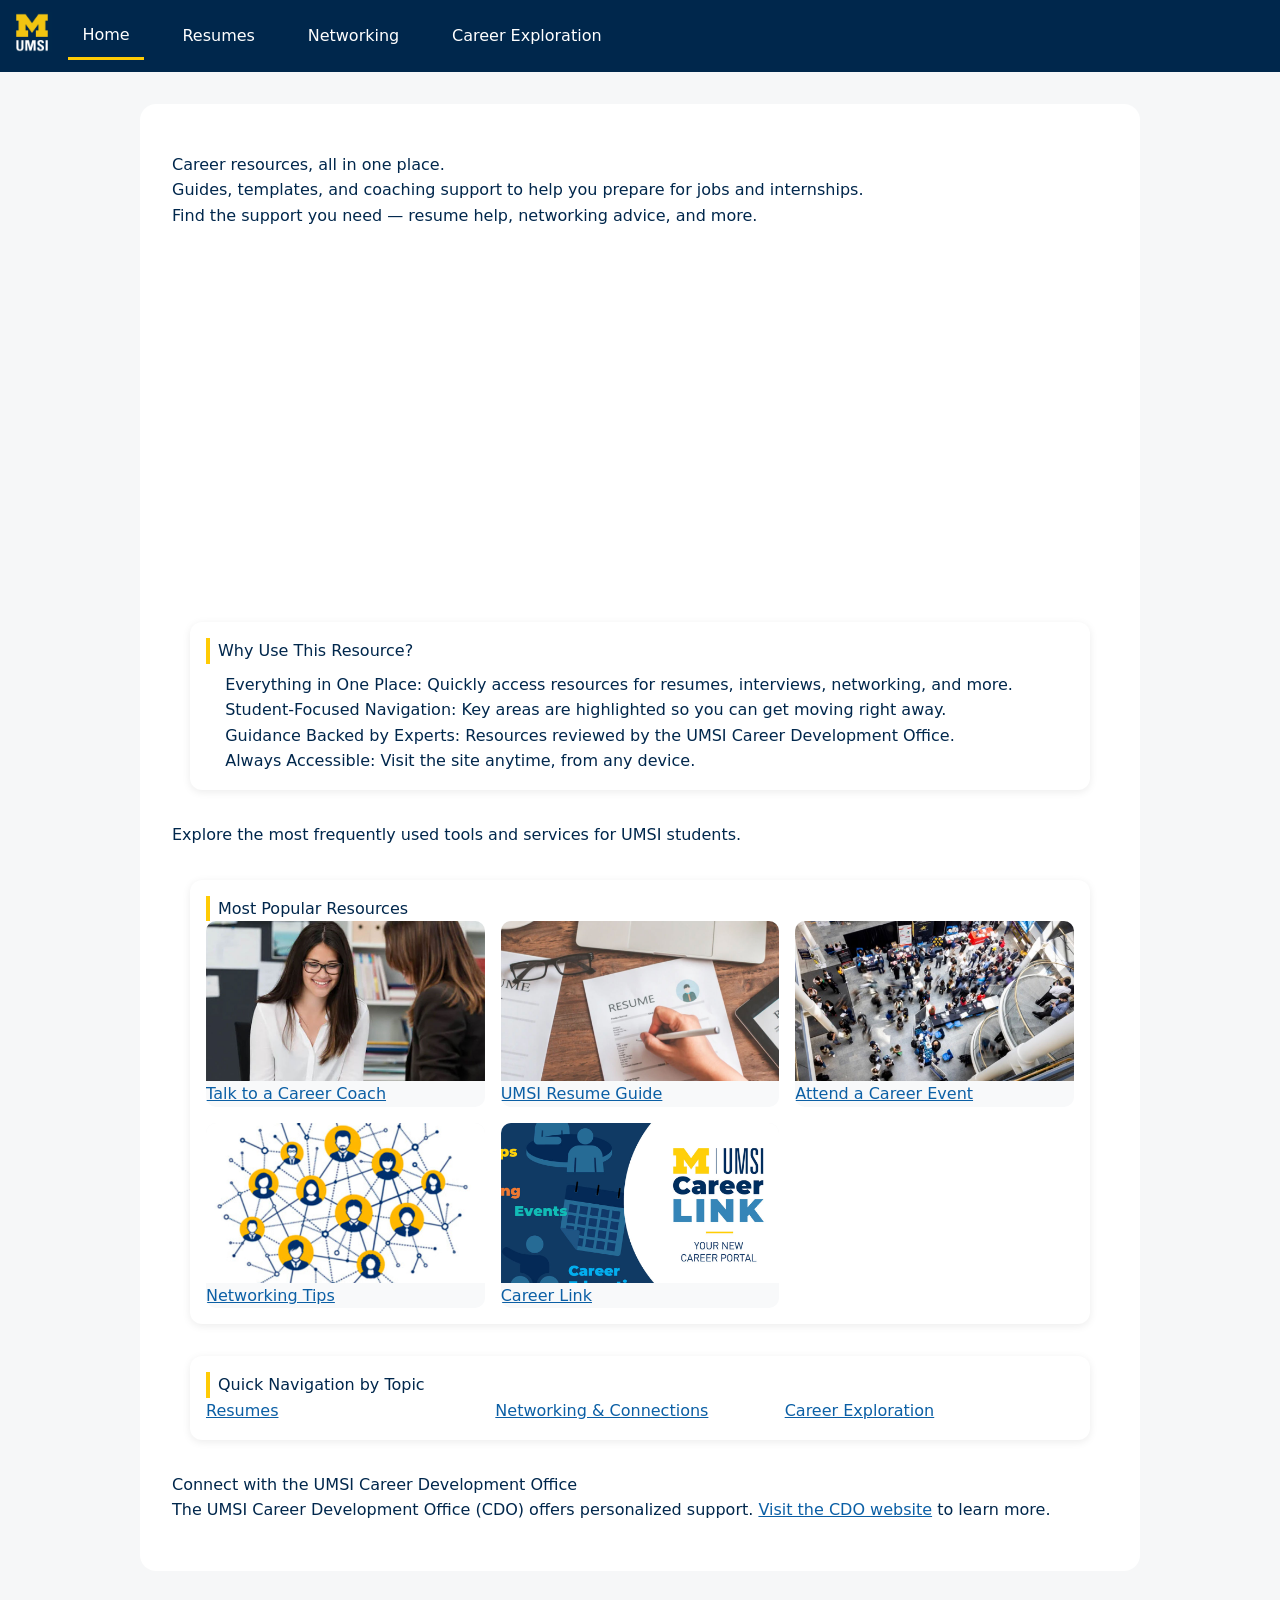
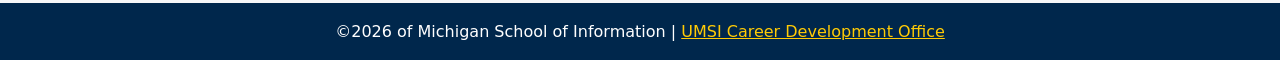
<file: index.html>
<!DOCTYPE html>
<html lang="en">

<head>
    <meta charset="UTF-8">
    <meta name="viewport" content="width=device-width, initial-scale=1.0">
    <title>MSI Career Development Resource Hub</title>
    <link rel="stylesheet" href="css/html5reset.css">
    <link rel="stylesheet" href="css/style.css">

</head>



<body>

    <a href="#main" class="skip-link">Skip to Main Content</a>

    <header class="site-header">

        <div class="header-grid">
            <a href="index.html" class="logo-link">
                <img src="images/UMSI_signature_vertical_informal_solidblue.jpg"
                    alt="University of Michigan School of Information Logo" class="site-logo">
            </a>

            <nav class="main-nav" aria-label="Main navigation">
                <ul class="nav-list">
                    <li><a href="index.html" aria-current="page">Home</a></li>
                    <li><a href="resume.html">Resumes</a></li>
                    <li><a href="networking.html">Networking</a></li>
                    <li><a href="career_exploration.html">Career Exploration</a></li>
                </ul>
            </nav>
        </div>

    </header>


    <main id="main" class="container themed-bg">

        <!-- HERO: Grid (text + video) -->
        <section class="hero-grid">
            <div class="hero-text">
                <h2>Career resources, all in one place.</h2>
                <p class="lede">Guides, templates, and coaching support to help you prepare for jobs and internships.
                </p>
                <p class="hero-cta">Find the support you need — resume help, networking advice, and more.</p>


            </div>


            <div class="hero-video">
                <div class="video-wrap">
                    <iframe src="https://www.youtube.com/embed/GSjGeDYJ5Nk?si=qhxJPRTIT___x8hG"
                        title="Introduction to UMSI Career Services" frameborder="0"
                        allow="accelerometer; autoplay; clipboard-write; encrypted-media; gyroscope; picture-in-picture; web-share"
                        referrerpolicy="strict-origin-when-cross-origin" allowfullscreen></iframe>
                </div>
            </div>
        </section>




        <section class="card">
            <h2>Why Use This Resource?</h2>
            <ul class="bullets">
                <li><strong>Everything in One Place:</strong> Quickly access resources for resumes, interviews,
                    networking, and more.</li>
                <li><strong>Student-Focused Navigation:</strong> Key areas are highlighted so you can get moving right
                    away.</li>
                <li><strong>Guidance Backed by Experts:</strong> Resources reviewed by the UMSI Career Development
                    Office.</li>
                <li><strong>Always Accessible:</strong> Visit the site anytime, from any device.</li>
            </ul>
        </section>




        <section>
            <p class="section-intro">
                Explore the most frequently used tools and services for UMSI students.
            </p>


            <section class="card" aria-label="Most Popular Resources">
                <h2>Most Popular Resources</h2>

                <ul class="popular-grid">

                    <li>
                        <a href="https://si-umich.12twenty.com/Login" target="_blank">
                            <img src="images/popular_talkCoach.jpg" alt="">
                            <span>Talk to a Career Coach</span>
                        </a>
                    </li>

                    <li>
                        <a href="https://docs.google.com/document/d/1_1GfDJyVGIgE82MZjVhuWT_aB_2Hcj1NN62FUCXoR_o/edit?tab=t.0"
                            target="_blank">
                            <img src="images/popular_resumeGuide.jpg" alt="">
                            <span>UMSI Resume Guide</span>
                        </a>
                    </li>

                    <li>
                        <a href="https://umich.instructure.com/courses/137916/pages/attend-an-event" target="_blank">
                            <img src="images/popular_careerEvent.jpg" alt="">
                            <span>Attend a Career Event</span>
                        </a>
                    </li>

                    <li>
                        <a href="https://docs.google.com/document/d/18HMt79BU8ovGf9z7_P7No5tuwUS6qHNW5u0sgrepLtE/edit?tab=t.0"
                            target="_blank">
                            <img src="images/popular_networking.jpg" alt="">
                            <span>Networking Tips</span>
                        </a>
                    </li>

                    <li>
                        <a href="https://si-umich.12twenty.com/Login" target="_blank">
                            <img src="images/popular_careerLink.jpg" alt="">
                            <span>Career Link</span>
                        </a>
                    </li>

                </ul>
            </section>




            <section class="card" aria-label="Quick Navigation">
                <h2>Quick Navigation by Topic</h2>
                <ul class="resource-list">
                    <li><a href="resume.html">Resumes</a></li>
                    <li><a href="networking.html">Networking & Connections</a></li>
                    <li><a href="career_exploration.html">Career Exploration</a></li>
                </ul>
            </section>
        </section>


        <section class="callout">
            <h2>Connect with the UMSI Career Development Office</h2>
            <p>
                The UMSI Career Development Office (CDO) offers personalized support. <a
                    href="https://umich.instructure.com/courses/137916" target="_blank">Visit the CDO website</a> to
                learn more.
            </p>
        </section>

    </main>

    <footer class="site-footer">
        <p>
            &copy;<span id="year"></span> of Michigan School of Information | <a
                href="https://umich.instructure.com/courses/137916">UMSI
                Career Development Office </a></p>
    </footer>

    <script>
        document.getElementById("year").innerHTML = new Date().getFullYear();
    </script>




</body>

</html>
</file>
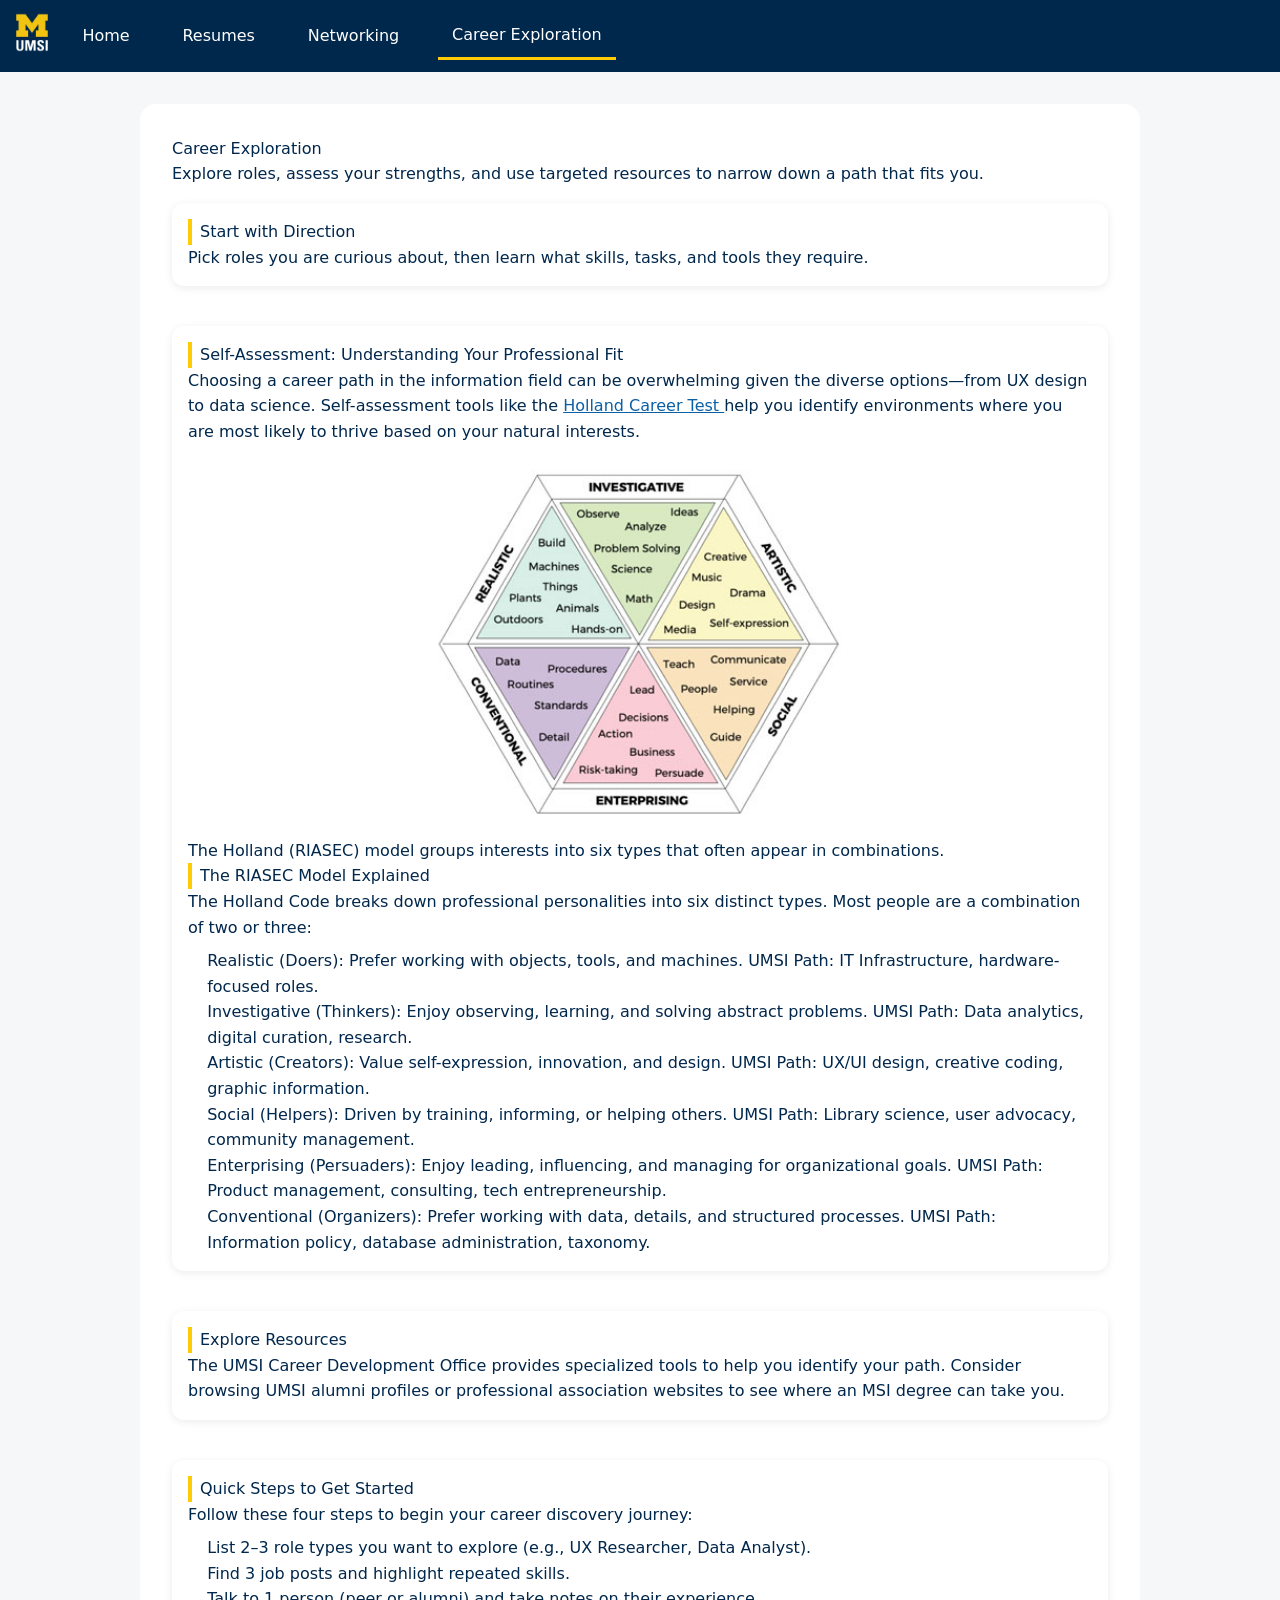
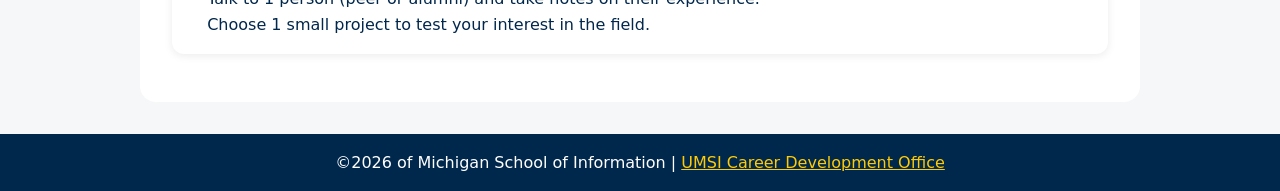
<file: career_exploration.html>
<!DOCTYPE html>
<html lang="en">

<head>
  <meta charset="UTF-8">
  <meta name="viewport" content="width=device-width, initial-scale=1.0">
  <title>Career Exploration | UMSI Career Hub</title>
  <link rel="stylesheet" href="css/html5reset.css">
  <link rel="stylesheet" href="css/style.css">
</head>

<body class="page-career">
  <a href="#main" class="skip-link">Skip to Main Content</a>

  <header class="site-header">
    <div class="header-grid">
      <a href="index.html" class="logo-link">
        <img src="images/UMSI_signature_vertical_informal_solidblue.jpg"
          alt="University of Michigan School of Information Logo" class="site-logo">
      </a>

      <nav class="main-nav" aria-label="Main navigation">
        <ul class="nav-list">
          <li><a href="index.html">Home</a></li>
          <li><a href="resume.html">Resumes</a></li>
          <li><a href="networking.html">Networking</a></li>
          <li><a href="career_exploration.html" aria-current="page">Career Exploration</a></li>
        </ul>
      </nav>
    </div>
  </header>

  <main id="main">
    <div class="container">
      <h1>Career Exploration</h1>

      <p class="lede">
        Explore roles, assess your strengths, and use targeted resources to narrow down a path that fits you.
      </p>

      <!-- Single column layout container -->
      <section class="career-main">

        <section class="card">
          <h2>Start with Direction</h2>
          <p>
            Pick roles you are curious about, then learn what skills, tasks, and tools they require.
          </p>
        </section>

        <section class="card">
          <h2>Self-Assessment: Understanding Your Professional Fit</h2>

          <p>
            Choosing a career path in the information field can be overwhelming given the diverse options—from UX
            design to data science. Self-assessment tools like the
            <a href="https://personality.co/career-test" target="_blank" rel="noopener noreferrer">
              Holland Career Test
            </a>
            help you identify environments where you are most likely to thrive based on your natural interests.
          </p>

          <figure class="career-figure">
            <img src="images/Holland_Career_Test.jpg"
              alt="Diagram explaining the Holland Career Test (RIASEC model).">
            <figcaption>
              The Holland (RIASEC) model groups interests into six types that often appear in combinations.
            </figcaption>
          </figure>

          <h2>The RIASEC Model Explained</h2>

          <p>
            The Holland Code breaks down professional personalities into six distinct types. Most people are a
            combination of two or three:
          </p>

          <ul class="bullets">
            <li><strong>Realistic (Doers):</strong> Prefer working with objects, tools, and machines.
              <em>UMSI Path: IT Infrastructure, hardware-focused roles.</em></li>

            <li><strong>Investigative (Thinkers):</strong> Enjoy observing, learning, and solving abstract problems.
              <em>UMSI Path: Data analytics, digital curation, research.</em></li>

            <li><strong>Artistic (Creators):</strong> Value self-expression, innovation, and design.
              <em>UMSI Path: UX/UI design, creative coding, graphic information.</em></li>

            <li><strong>Social (Helpers):</strong> Driven by training, informing, or helping others.
              <em>UMSI Path: Library science, user advocacy, community management.</em></li>

            <li><strong>Enterprising (Persuaders):</strong> Enjoy leading, influencing, and managing for
              organizational goals.
              <em>UMSI Path: Product management, consulting, tech entrepreneurship.</em></li>

            <li><strong>Conventional (Organizers):</strong> Prefer working with data, details, and structured
              processes.
              <em>UMSI Path: Information policy, database administration, taxonomy.</em></li>
          </ul>
        </section>

        <section class="card">
          <h2>Explore Resources</h2>
          <p>
            The UMSI Career Development Office provides specialized tools to help you identify your path.
            Consider browsing UMSI alumni profiles or professional association websites to see where an MSI degree can take you.
          </p>
        </section>

        <!-- Quick steps moved into main flow -->
        <section class="card callout">
          <h2>Quick Steps to Get Started</h2>

          <p>Follow these four steps to begin your career discovery journey:</p>

          <ol class="bullets">
            <li>List 2–3 role types you want to explore (e.g., UX Researcher, Data Analyst).</li>
            <li>Find 3 job posts and highlight repeated skills.</li>
            <li>Talk to 1 person (peer or alumni) and take notes on their experience.</li>
            <li>Choose 1 small project to test your interest in the field.</li>
          </ol>
        </section>

      </section>
    </div>
  </main>

    <footer class="site-footer">
        <p>
            &copy;<span id="year"></span> of Michigan School of Information | <a
                href="https://umich.instructure.com/courses/137916">UMSI
                Career Development Office </a></p>
    </footer>

    <script>
        document.getElementById("year").innerHTML = new Date().getFullYear();
    </script>

</body>
</html>
</file>
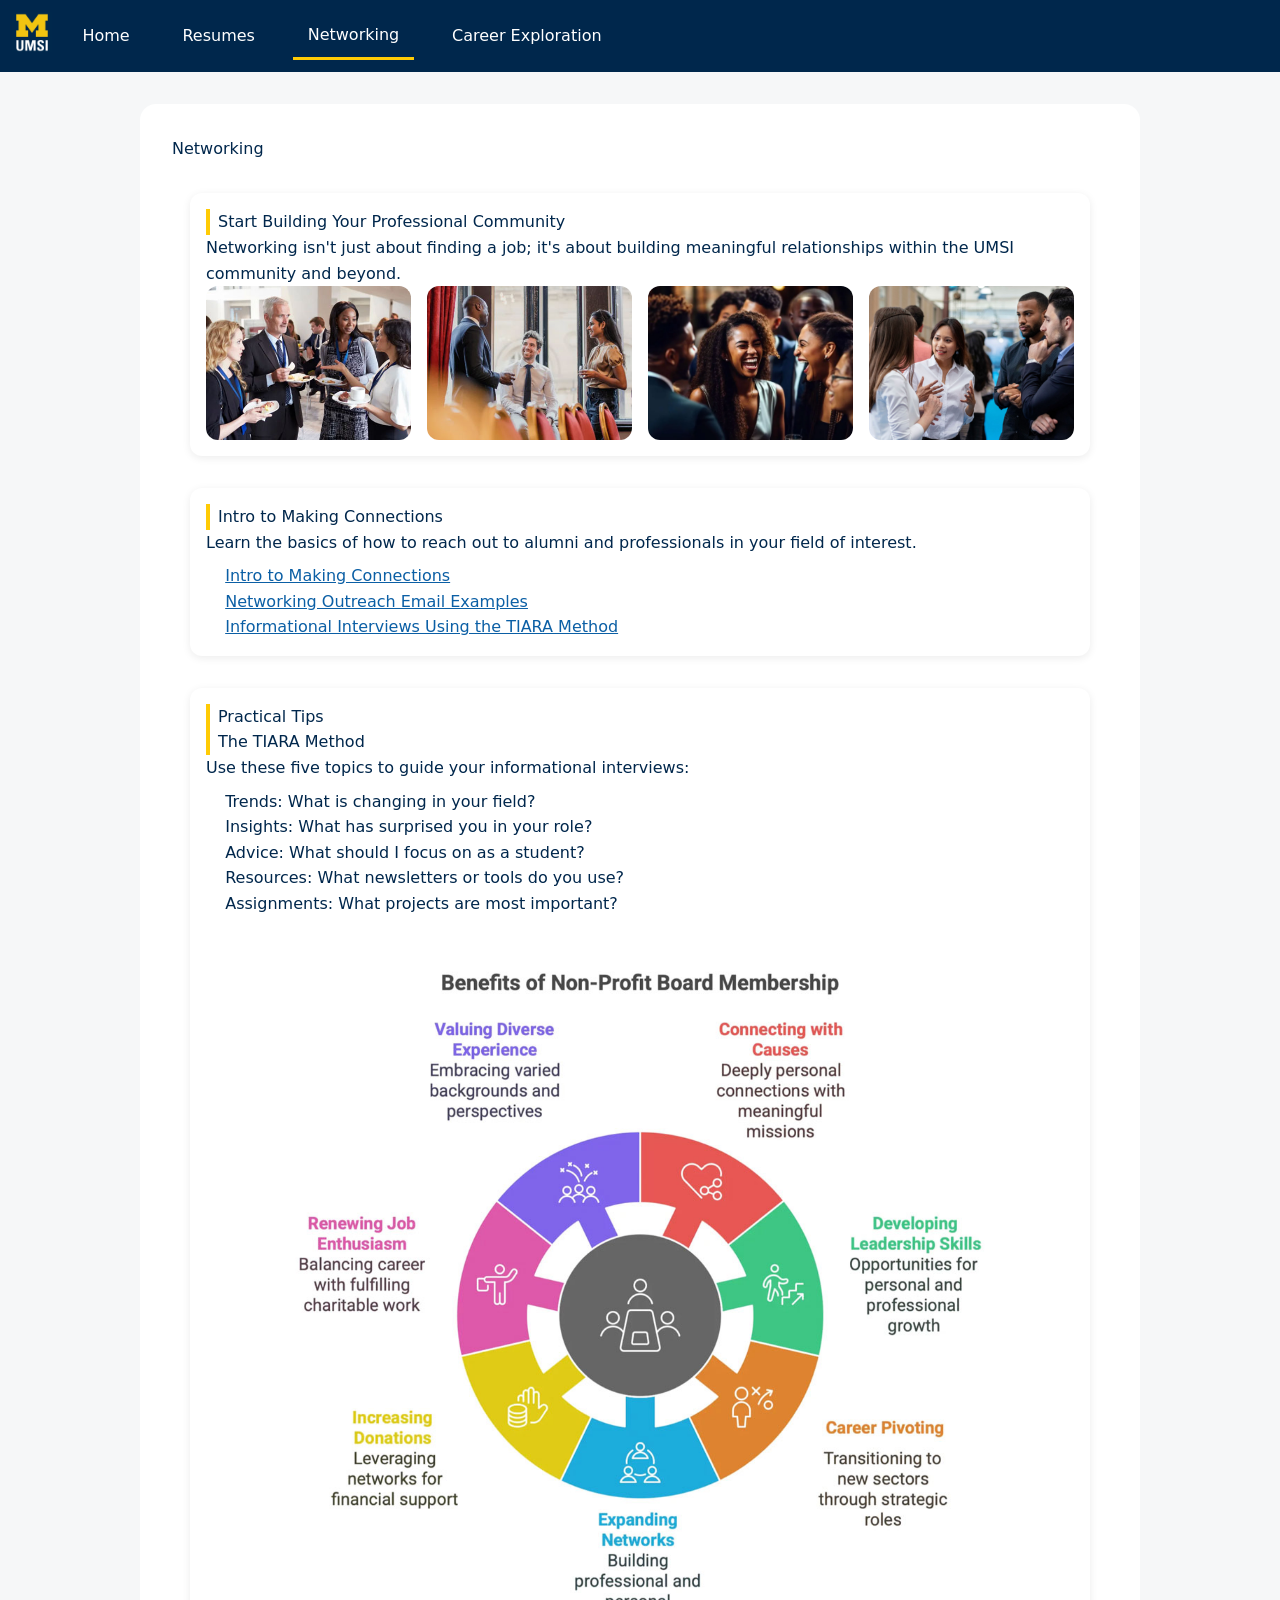
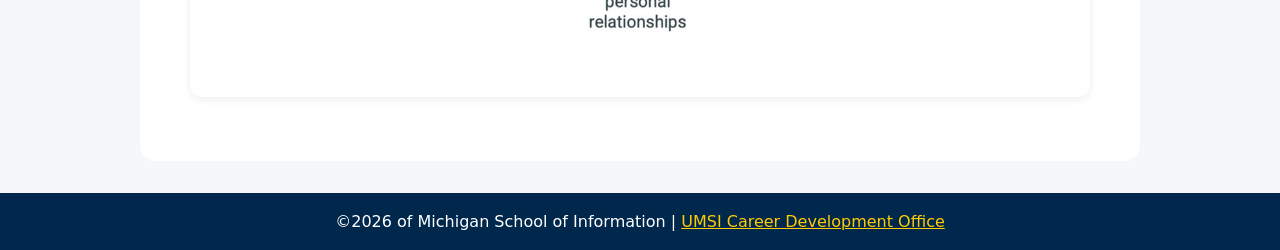
<file: networking.html>
<!DOCTYPE html>
<html lang="en">

<head>
    <meta charset="UTF-8">
    <meta name="viewport" content="width=device-width, initial-scale=1.0">
    <title>Networking and Building Connections</title>
    <link rel="stylesheet" href="css/html5reset.css">
    <link rel="stylesheet" href="css/style.css">
</head>

<body class="page-networking">
    <a href="#main" class="skip-link">Skip to Main Content</a>

    <header class="site-header">
        <div class="header-grid">
            <a href="index.html" class="logo-link">
                <img src="images/UMSI_signature_vertical_informal_solidblue.jpg"
                    alt="University of Michigan School of Information Logo" class="site-logo">
            </a>

            <nav class="main-nav" aria-label="Main navigation">
                <ul class="nav-list">
                    <li><a href="index.html">Home</a></li>
                    <li><a href="resume.html">Resumes</a></li>
                    <li><a href="networking.html" aria-current="page">Networking</a></li>
                    <li><a href="career_exploration.html">Career Exploration</a></li>
                </ul>
            </nav>
        </div>
    </header>

    <main id="main">
        <div class="container">
            <h1>Networking</h1>

            <!-- SECTION 1: Intro + image gallery (easy to add more images later) -->
            <section class="card">
                <h2>Start Building Your Professional Community</h2>

                <div class="intro-layout">
                    <div class="intro-text">
                        <p>
                            Networking isn't just about finding a job; it's about building meaningful relationships
                            within the UMSI
                            community and beyond.
                        </p>
                    </div>

                    <div class="intro-media">
                        <div class="image-grid">
                            <figure>
                                <img src="images/network_university1.jpg" alt="Networking in university example 1.">
                            </figure>

                            <figure>
                                <img src="images/network_university2.jpg" alt="Networking in university example 2.">
                            </figure>
                            <figure>
                                <img src="images/network_university3.jpg" alt="Networking in university example 3.">
                            </figure>

                            <figure>
                                <img src="images/network_university4.jpg" alt="Networking in university example 4.">
                            </figure>
                        </div>
                    </div>
                </div>
            </section>

            <!-- SECTION 2: Resource links -->
            <section class="card">
                <h2>Intro to Making Connections</h2>

                <div class="resource-block">
                    <p>Learn the basics of how to reach out to alumni and professionals in your field of interest.</p>

                    <ul class="bullets">
                        <li>
                            <a href="https://docs.google.com/presentation/d/1R6azi49e7vd3ubRtdm33qG6Aq3bLBDBue7blM6pv49I/edit?usp=sharing"
                                target="_blank" rel="noopener noreferrer">
                                Intro to Making Connections
                            </a>
                        </li>
                        <li>
                            <a href="https://docs.google.com/document/d/1cwq2KtdKQbO-tICHKUyKRA3QY4_3VJ8NLC2kwPBY4dI/edit?usp=sharing"
                                target="_blank" rel="noopener noreferrer">
                                Networking Outreach Email Examples
                            </a>
                        </li>
                        <li>
                            <a href="https://docs.google.com/presentation/d/1QR0UA8V4d_hjHuayVbzF5_bx8d_8m3Ohvx9e5SiBodg/edit?usp=sharing"
                                target="_blank" rel="noopener noreferrer">
                                Informational Interviews Using the TIARA Method
                            </a>
                        </li>
                    </ul>
                </div>
            </section>

            <!-- SECTION 3: Practical tips -->
            <section class="card">
                <h2>Practical Tips</h2>

                <div class="tips-layout">
                    <div class="tips-text">
                        <h2>The TIARA Method</h2>
                        <p>Use these five topics to guide your informational interviews:</p>

                        <ul class="bullets">
                            <li><strong>T</strong>rends: What is changing in your field?</li>
                            <li><strong>I</strong>nsights: What has surprised you in your role?</li>
                            <li><strong>A</strong>dvice: What should I focus on as a student?</li>
                            <li><strong>R</strong>esources: What newsletters or tools do you use?</li>
                            <li><strong>A</strong>ssignments: What projects are most important?</li>
                        </ul>
                    </div>

                    <div class="tips-media">
                        <figure>
                            <img src="images/network_benefits.jpg"
                                alt="Several benefits of networking and building connections.">
                        </figure>

                    </div>
                </div>
            </section>

        </div>
    </main>

    <footer class="site-footer">
        <p>
            &copy;<span id="year"></span> of Michigan School of Information | <a
                href="https://umich.instructure.com/courses/137916">UMSI
                Career Development Office </a></p>
    </footer>

    <script>
        document.getElementById("year").innerHTML = new Date().getFullYear();
    </script>
</body>

</html>
</file>
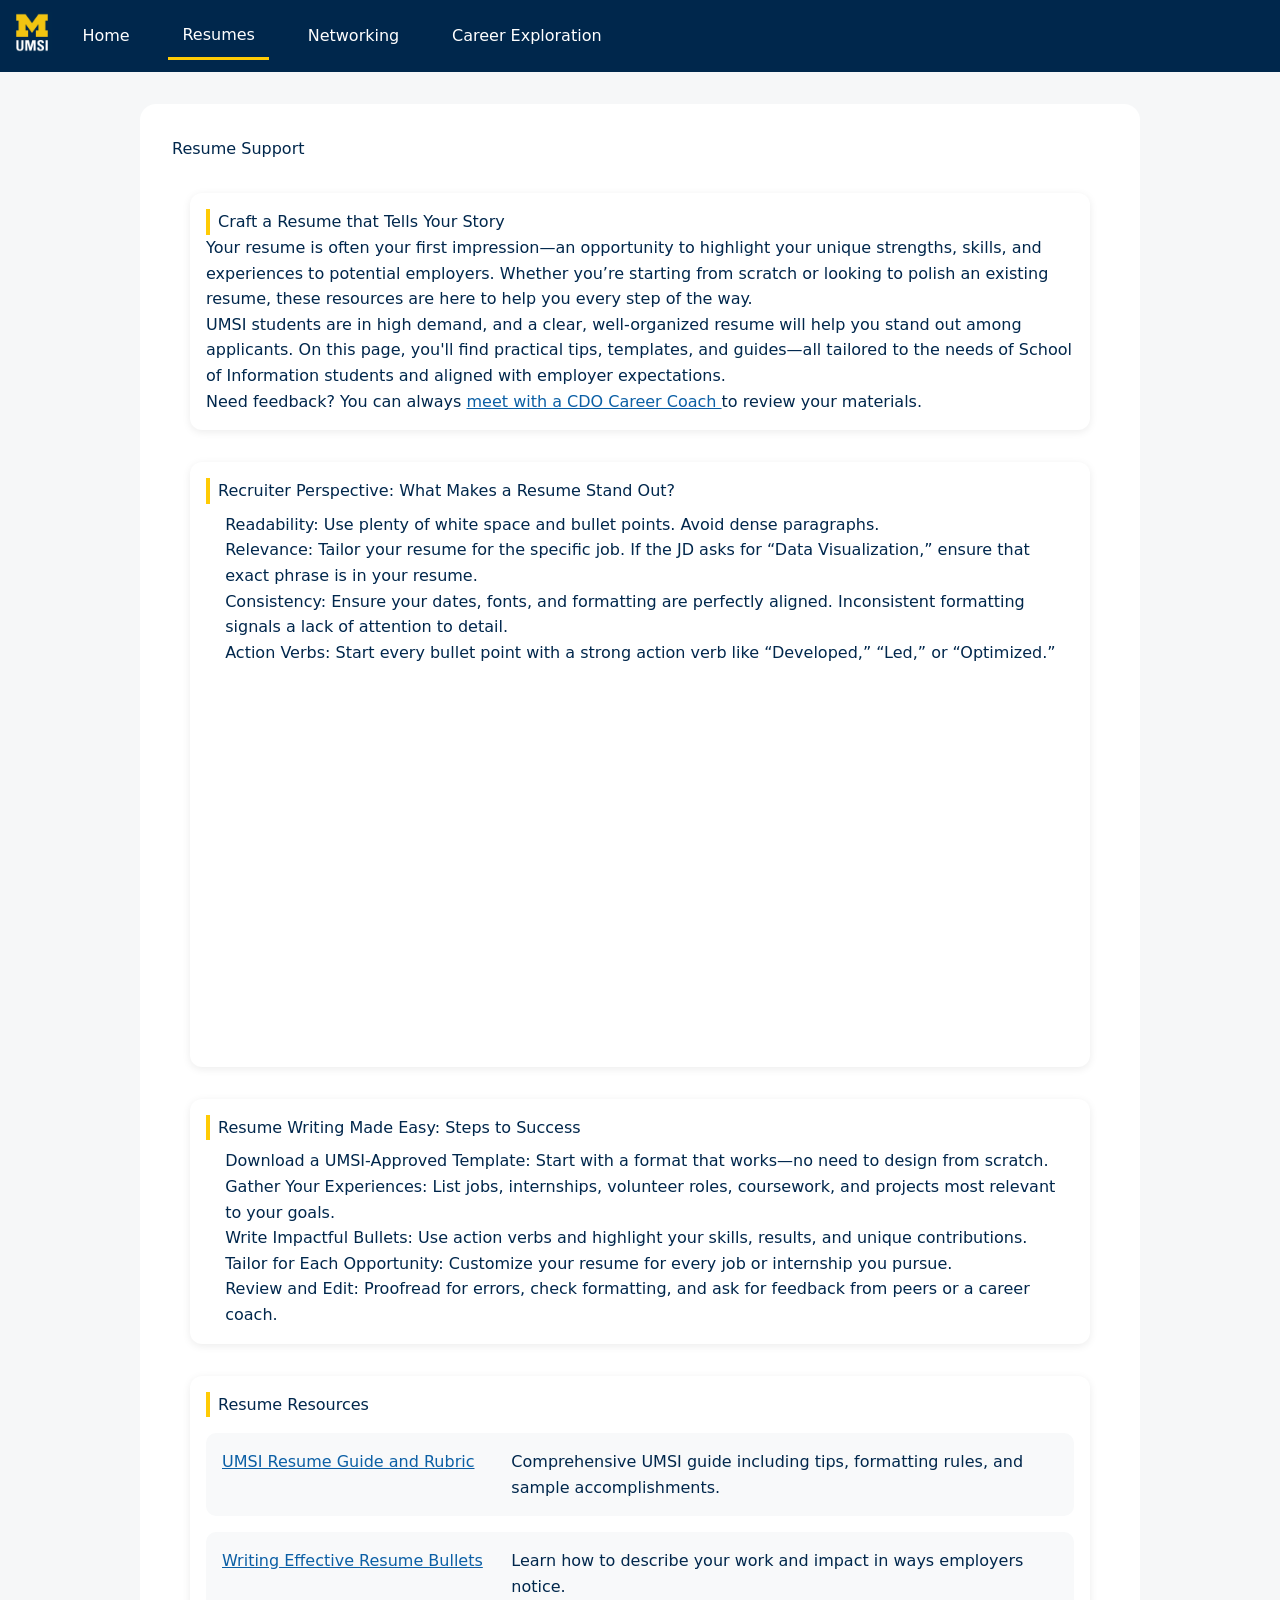
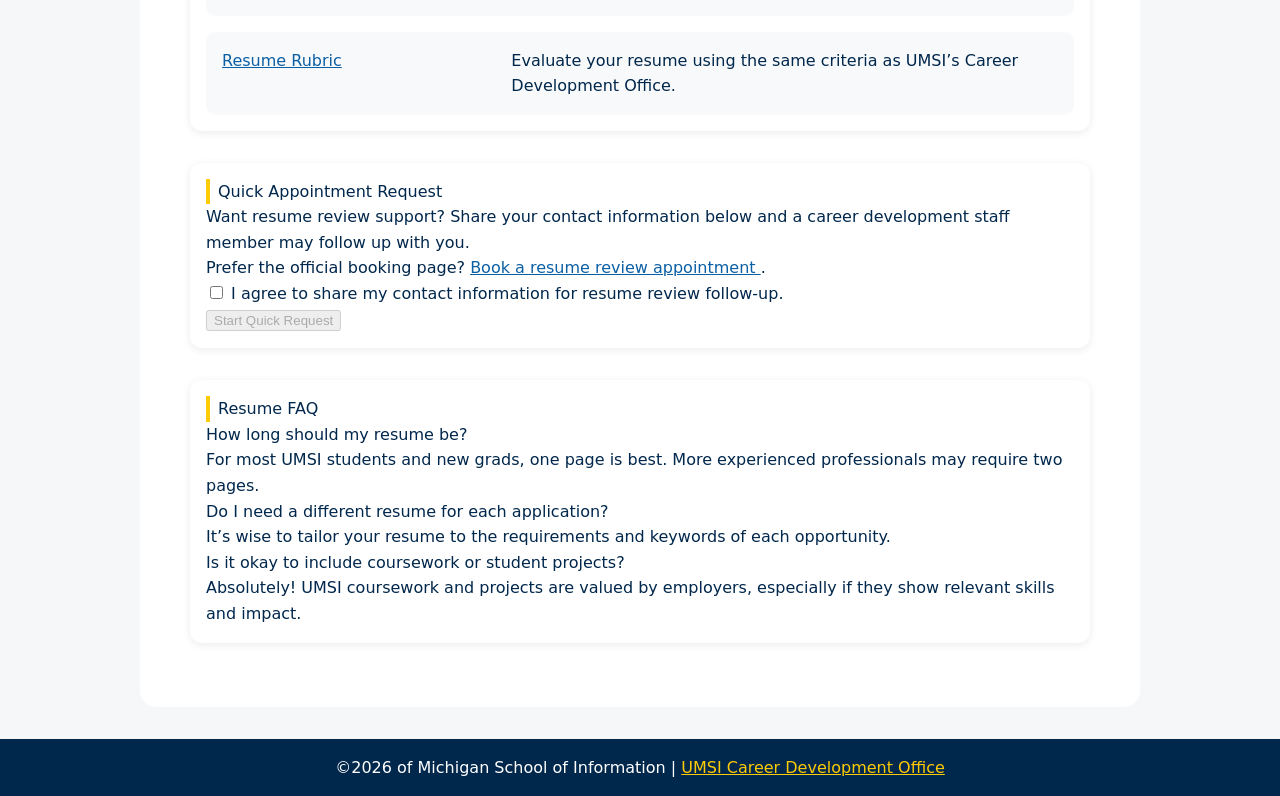
<file: resume.html>
<!DOCTYPE html>
<html lang="en">

<head>
    <meta charset="UTF-8">
    <meta name="viewport" content="width=device-width, initial-scale=1.0">
    <title>Resume Support | UMSI Career Hub</title>
    <link rel="stylesheet" href="css/html5reset.css">
    <link rel="stylesheet" href="css/style.css">
</head>

<body class="page-resume">

    <a href="#main" class="skip-link">Skip to Main Content</a>

    <header class="site-header">

        <div class="header-grid">
            <a href="index.html" class="logo-link">
                <img src="images/UMSI_signature_vertical_informal_solidblue.jpg"
                    alt="University of Michigan School of Information Logo" class="site-logo">
            </a>

            <nav class="main-nav" aria-label="Main navigation">
                <ul class="nav-list">
                    <li><a href="index.html">Home</a></li>
                    <li><a href="resume.html" aria-current="page">Resumes</a></li>
                    <li><a href="networking.html">Networking</a></li>
                    <li><a href="career_exploration.html">Career Exploration</a></li>
                </ul>
            </nav>
        </div>

    </header>

    <main id="main">
  <div class="container">
    <h1>Resume Support</h1>

    <!-- Card + Callout = the "yellow left bar" look (like your Figure 1) -->
    <section class="card">
      <h2>Craft a Resume that Tells Your Story</h2>
      <p>
        Your resume is often your first impression—an opportunity to highlight your unique strengths, skills,
        and experiences to potential employers. Whether you’re starting from scratch or looking to polish an
        existing resume, these resources are here to help you every step of the way.
      </p>
      <p>
        UMSI students are in high demand, and a clear, well-organized resume will help you stand out among
        applicants. On this page, you'll find practical tips, templates, and guides—all tailored to the needs of
        School of Information students and aligned with employer expectations.
      </p>
      <p>
        Need feedback? You can always
        <a href="https://umich.instructure.com/courses/137916/pages/talk-to-a-career-coach" target="_blank" rel="noopener">
          meet with a CDO Career Coach
        </a>
        to review your materials.
      </p>
    </section>

    <section class="card">
      <h2>Recruiter Perspective: What Makes a Resume Stand Out?</h2>
      <ul class="bullets">
        <li><strong>Readability:</strong> Use plenty of white space and bullet points. Avoid dense paragraphs.</li>
        <li><strong>Relevance:</strong> Tailor your resume for the specific job. If the JD asks for “Data Visualization,” ensure that exact phrase is in your resume.</li>
        <li><strong>Consistency:</strong> Ensure your dates, fonts, and formatting are perfectly aligned. Inconsistent formatting signals a lack of attention to detail.</li>
        <li><strong>Action Verbs:</strong> Start every bullet point with a strong action verb like “Developed,” “Led,” or “Optimized.”</li>
      </ul>

      <div class="video-wrap">
        <iframe
          src="https://www.youtube.com/embed/R3abknwWX7k?si=Jgi3ntiF1VQ-XK4Z"
          title="Resume tips from a recruiter perspective (YouTube)"
          allow="accelerometer; autoplay; clipboard-write; encrypted-media; gyroscope; picture-in-picture; web-share"
          referrerpolicy="strict-origin-when-cross-origin"
          allowfullscreen></iframe>
      </div>
    </section>

    <section class="card">
      <h2>Resume Writing Made Easy: Steps to Success</h2>
      <ol class="bullets">
        <li><strong>Download a UMSI-Approved Template:</strong> Start with a format that works—no need to design from scratch.</li>
        <li><strong>Gather Your Experiences:</strong> List jobs, internships, volunteer roles, coursework, and projects most relevant to your goals.</li>
        <li><strong>Write Impactful Bullets:</strong> Use action verbs and highlight your skills, results, and unique contributions.</li>
        <li><strong>Tailor for Each Opportunity:</strong> Customize your resume for every job or internship you pursue.</li>
        <li><strong>Review and Edit:</strong> Proofread for errors, check formatting, and ask for feedback from peers or a career coach.</li>
      </ol>
    </section>

    <div class="resume-two-col">
      <section class="card">
        <h2>Resume Resources</h2>
        <ul class="resume-resource-list">
          <li class="resource-item">
            <a href="https://docs.google.com/document/d/1_1GfDJyVGIgE82MZjVhuWT_aB_2Hcj1NN62FUCXoR_o/edit?tab=t.0"
               target="_blank" rel="noopener">
              UMSI Resume Guide and Rubric
            </a>
            <p>Comprehensive UMSI guide including tips, formatting rules, and sample accomplishments.</p>
          </li>
          <li class="resource-item">
            <a href="https://docs.google.com/document/d/1-EVZYH_Fic4mfLVGOXyHTSeRwBWmmi2WHSgGDLGGPEs/edit?tab=t.0"
               target="_blank" rel="noopener">
              Writing Effective Resume Bullets
            </a>
            <p>Learn how to describe your work and impact in ways employers notice.</p>
          </li>
          <li class="resource-item">
            <a href="https://docs.google.com/document/d/1vJMfgw9nwpHN9Sy0L0RP0aNBbaDSsiLPc2vy-doac6s/edit?tab=t.0"
               target="_blank" rel="noopener">
              Resume Rubric
            </a>
            <p>Evaluate your resume using the same criteria as UMSI’s Career Development Office.</p>
          </li>
        </ul>
      </section>


<section class="resume-contact card" aria-labelledby="quick-appointment-heading">
  <h2 id="quick-appointment-heading">Quick Appointment Request</h2>

  <p class="form-intro">
    Want resume review support? Share your contact information below and a career development staff member may follow up with you.
  </p>

  <p class="form-link">
    Prefer the official booking page?
    <a href="https://umich.instructure.com/courses/137916/pages/talk-to-a-career-coach"
      target="_blank" rel="noopener noreferrer">
      Book a resume review appointment
    </a>.
  </p>

  <div class="consent-box">
    <input type="checkbox" id="consent-toggle" name="consent-toggle">
    <label for="consent-toggle">
      I agree to share my contact information for resume review follow-up.
    </label>
  </div>

    <button type="button" id="show-form-btn" class="cta-btn" disabled>
    Start Quick Request
  </button>

  <form action="https://formspree.io/f/xykbypnd" method="POST"
    class="resume-form" id="resume-form" hidden>

    <div class="form-group">
      <label for="first-name">First Name</label>
      <input type="text" id="first-name" name="first_name" autocomplete="given-name">
    </div>

    <div class="form-group">
      <label for="last-name">Last Name</label>
      <input type="text" id="last-name" name="last_name">
    </div>

    <div class="form-group">
      <label for="email">Email</label>
      <input type="email" id="email" name="email" autocomplete="email">
    </div>

    <div class="form-group">
      <label for="major">Major</label>
      <input type="text" id="major" name="major">
    </div>

    <fieldset class="form-group">
      <legend>What would you like help with?</legend>

      <div class="checkbox-group">
        <input type="checkbox" id="resume-feedback" name="help_with[]" value="Resume feedback">
        <label for="resume-feedback">Resume feedback</label>
      </div>

      <div class="checkbox-group">
        <input type="checkbox" id="internship-search" name="help_with[]" value="Internship search">
        <label for="internship-search">Internship search</label>
      </div>

      <div class="checkbox-group">
        <input type="checkbox" id="job-search" name="help_with[]" value="Job search">
        <label for="job-search">Job search</label>
      </div>

      <div class="checkbox-group">
        <input type="checkbox" id="general-guidance" name="help_with[]" value="General career guidance">
        <label for="general-guidance">General career guidance</label>
      </div>
    </fieldset>

    <div class="form-group">
      <label for="message">Additional Notes (Optional)</label>
      <textarea id="message" name="message" rows="5"></textarea>
    </div>

    <input type="hidden" name="_subject" value="New Quick Appointment Request">

    <button type="submit" class="submit-btn">Submit Request</button>
  </form>
</section>



<script>
  const consentToggle = document.getElementById("consent-toggle");
  const showFormBtn = document.getElementById("show-form-btn");
  const resumeForm = document.getElementById("resume-form");

  consentToggle.addEventListener("change", function () {
    showFormBtn.disabled = !this.checked;
  });

  showFormBtn.addEventListener("click", function () {
    if (consentToggle.checked) {
      resumeForm.hidden = false;
      showFormBtn.hidden = true;

      document.getElementById("first-name").required = true;
      document.getElementById("last-name").required = true;
      document.getElementById("email").required = true;
      document.getElementById("major").required = true;
    }
  });

  consentToggle.addEventListener("change", function () {
  showFormBtn.disabled = !this.checked;

  if (!this.checked) {
    resumeForm.hidden = true;
    showFormBtn.hidden = false;
  }
});

</script>


      










      <section class="card callout">
        <h2>Resume FAQ</h2>
        <ul class="resume-faq">
          <li>
            <strong>How long should my resume be?</strong>
            <p>For most UMSI students and new grads, one page is best. More experienced professionals may require two pages.</p>
          </li>
          <li>
            <strong>Do I need a different resume for each application?</strong>
            <p>It’s wise to tailor your resume to the requirements and keywords of each opportunity.</p>
          </li>
          <li>
            <strong>Is it okay to include coursework or student projects?</strong>
            <p>Absolutely! UMSI coursework and projects are valued by employers, especially if they show relevant skills and impact.</p>
          </li>
        </ul>
      </section>
    </div>
  </div>
</main>


    <footer class="site-footer">
        <p>
            &copy;<span id="year"></span> of Michigan School of Information | <a
                href="https://umich.instructure.com/courses/137916">UMSI
                Career Development Office </a></p>
    </footer>

    <script>
        document.getElementById("year").innerHTML = new Date().getFullYear();
    </script>
</body>

</html>
</file>
<file: css/style.css>
/* ======================================================
   BASE STYLES
====================================================== */
*,
*::before,
*::after{
  box-sizing: border-box;
}


body{
  font-family: system-ui, -apple-system, Segoe UI, Roboto, Arial, sans-serif;
  line-height: 1.6;
  margin: 0;
  color: #00274C;
  background: #f6f7f8;
}

.container{
  width: min(1000px, 100%);
  margin: 2rem auto;
  padding: 2rem;
  background: white;
  border-radius: 16px;
}


img{
  max-width: 100%;
  height: auto;
  display: block;
}

a{
  color: #0b5fa5;
}

a:hover{
  text-decoration: none;
}

section{
  margin: 1rem 0;
}


/* ======================================================
   ACCESSIBILITY
====================================================== */

.skip-link{
  position: absolute;
  top: -40px;
  left: 0;

  background: #00274C;  
  color: white;
  padding: 0.5rem 0.75rem;
  text-decoration: none;
}

.skip-link:focus{
  top: 0;
  outline: 3px dashed #FFCB05;  
  outline-offset: 3px;
}


/* ======================================================
   HEADER (GRID)
====================================================== */

.site-header{
  background: #00274C;
  padding: 0.75rem;
}

.header-grid{
  display: grid;
  gap: 1rem;
}

.site-logo{
  max-width: 40px;
}


/* ======================================================
   NAVIGATION (FLEX)
====================================================== */
.nav-list{
  list-style: none;
  padding: 0;
  margin: 0;
  display: flex;
  flex-direction: column;
  align-items: left;
  gap: 0.75rem;
}

.nav-list a{
  display: block;
  padding: 0.65rem 1rem;
  color: white;
  text-decoration: none;
  border-radius: 8px;
  transition: background 0.2s ease, color 0.2s ease, border-color 0.2s ease;
}

.nav-list a:hover,
.nav-list a:focus-visible{
  background: #FFCB05;
  color: #00274C;
}

.nav-list a[aria-current="page"]{
  border-bottom: 3px solid #FFCB05;
  border-radius: 0;
}

/* tablet and up */
@media screen and (min-width: 768px){
  .nav-list{
    flex-direction: row;
    justify-content: center;
    align-items: center;
    flex-wrap: wrap;
    gap: 1.5rem;
  }

  .nav-list a{
    padding: 0.6rem 0.9rem;
  }
}



/* ======================================================
   CARD (Reusable)
====================================================== */

.card{
  background: white;
  padding: 1rem;
  border-radius: 12px;
  box-shadow: 0 2px 8px rgba(0,0,0,0.08);
}

.card h2{
  border-left: 4px solid #FFCB05;
  padding-left: 0.5rem;
}



@media screen and (min-width: 768px){
  .card{
    max-width: 900px;
    margin: 2rem auto;
  }

  .resource-list{
    display: grid;
    grid-template-columns: 1fr 1fr 1fr;
  }
}



/* ======================================================
   VIDEO-WRAPPER (Reusable)
====================================================== */

.video-wrap {
  position: relative;
  width: 100%;
  max-width: 320px;
  margin: 1rem 0;
  aspect-ratio: 16 / 9;
  overflow: hidden;
  border-radius: 12px;
}

.video-wrap iframe {
  width: 100%;
  height: 100%;
  border: 0;
}

@media screen and (min-width: 768px) {
  .video-wrap {
    max-width: 600px;
    margin: 1.5rem auto;
  }
}


/* ======================================================
   LIST STYLE
====================================================== */

.bullets{
  padding-left: 1.2rem;
  margin-top: 0.5rem;
}


/* ======================================================
   INDEX PAGE GRID
====================================================== */

.popular-grid{
  list-style: none;
  padding: 0;
  margin: 0;

  display: grid;
  gap: 1rem;
  grid-template-columns: 1fr 1fr;
}

.popular-grid li{
  background: #f8f9fa;
  border-radius: 10px;
  overflow: hidden;
}

.popular-grid img{
  width: 100%;
  height: 160px;
  object-fit: cover;
}


@media screen and (min-width: 768px) {
  .popular-grid {
    grid-template-columns: 1fr 1fr 1fr;
  }
}

/* ======================================================
   RESUME PAGE (Grid Example #1)
====================================================== */

.resume-resource-list{
  list-style: none;
  padding: 0;
  margin: 1rem 0 0;

  display: grid;
  grid-template-columns: 1fr;
  gap: 1rem;
}

.resource-item{
  display: grid;
  grid-template-columns: 1fr 2fr ;
  gap: 0.5rem 1rem;

  background: #f8f9fa;
  padding: 1rem;
  border-radius: 10px;
}

.resource-title{
  font-weight: 600;
}


.resume-form[hidden]{
  display: none;
}

.resume-form{
  display: flex;
  flex-direction: column;
  gap: 1rem;
}

.form-group{
  display: flex;
  flex-direction: column;
}

.resume-form label,
.resume-form legend{
  font-size: 1rem;
  margin-bottom: 0.25rem;
  color: #00274C;
}

.resume-form input,
.resume-form textarea{
  width: 100%;
  padding: 0.65rem;
  font-size: 1rem;
  border: 1px solid #bfc7cf;
  border-radius: 8px;
  box-sizing: border-box;
}

.resume-form textarea{
  min-height: 110px;
  resize: vertical;
}

fieldset.form-group{
  border: 1px solid #d9d9d9;
  border-radius: 8px;
  padding: 0.75rem;
  margin: 0;
}

.checkbox-group{
  display: flex;
  align-items: center;
  gap: 0.5rem;
  margin-bottom: 0.75rem;
}

.checkbox-group input[type="checkbox"]{
  width: auto;
  margin: 0;
}

.checkbox-group label{
  margin: 0;
  font-size: 1rem;
}



.resume-form .submit-btn{
  width: 100%;
  padding: 1rem 1.25rem;
  font-size: 1.1rem;
  font-weight: 700;
  border-radius: 10px;
  background: #00274C;
  color: white;
  border: none;
}

.resume-form .submit-btn:hover,
.resume-form .submit-btn:focus-visible{
  background: #FFCB05;
  color: #00274C;
}




@media screen and (min-width: 768px){
  .resume-form{
    display: grid;
    grid-template-columns: 1fr 1fr;
    gap: 1rem 1.5rem;
  }

  .resume-form fieldset,
  .resume-form .form-group:last-of-type,
  .resume-form .submit-btn{
    grid-column: 1 / -1;
  }
}





/* ======================================================
   NETWORKING PAGE (Grid Example #2)
====================================================== */

.image-grid{
  display: grid;
  gap: 1rem;
  grid-template-columns: 1fr 1fr;
}

.image-grid figure{
  margin: 0;
  aspect-ratio: 4 / 3;
  overflow: hidden;
  border-radius: 12px;
}

.image-grid img{
  width: 100%;
  height: 100%;
  object-fit: cover;
}



.tips-media{
  margin: 1.5rem 0;
}

.tips-media figure{
  margin: 0;
}

.tips-media img{
  display: block;
  width: 100%;
  height: auto;
  border-radius: 12px;
}


@media screen and (min-width: 768px) {
  .image-grid {
    grid-template-columns: 1fr 1fr 1fr 1fr;
  }

  .tips-media{
    max-width: 700px;
    margin: 2rem auto;
  }

  .tips-media img{
    border-radius: 16px;
  }
}

/* ======================================================
   CAREER PAGE (Grid Example #3 — Main RWD layout)
====================================================== */

.career-main{
  display: grid;
  grid-template-columns: 1fr;
  gap: 2rem;
}

.career-main .card{
  width: 100%;
  max-width: none;
  margin: 0;
}

.career-main .callout{
  width: 100%;
  max-width: none;
  margin: 0;
}

.career-figure img{
  display: block;
  width: 100%;
  max-width: 500px;
  height: auto;
  margin: 1rem auto;
}


@media screen and (min-width: 768px){
  .career-main{
    gap: 2.5rem;
  }

  .career-figure img{
    max-width: 420px;
  }
}


/* ======================================================
   FOOTER
====================================================== */

.site-footer{
  background: #00274C;
  color: white;
  text-align: center;
  padding: 1rem;
  margin-top: 2rem;
}

.site-footer a{
  color: #FFCB05;
}





/* ======================================================
   ERROR PAGE
====================================================== */
.error-page{
  text-align: center;
  padding: 2rem 1.5rem;
}


.error-links{
  display: flex;
  flex-direction: column;
  gap: 0.75rem;
  margin-top: 1.5rem;
  align-items: center;
}

.error-btn{
  display: inline-block;
  padding: 0.75rem 1rem;
  background: #00274C;
  color: white;
  text-decoration: none;
  border-radius: 8px;
}

.error-btn:hover,
.error-btn:focus-visible{
  background: #FFCB05;
  color: #00274C;
}


header{
  background: #00274C;
  padding: 0.8rem 1rem;
}

.header-grid{
  display: flex;
  justify-content: left;
}

.header-grid img{
  width: 72px;
  height: auto;
  display: block;
}



@media screen and (min-width: 768px){
  .error-links{
    flex-direction: row;
    justify-content: center;
    flex-wrap: wrap;
  }
}
</file>
